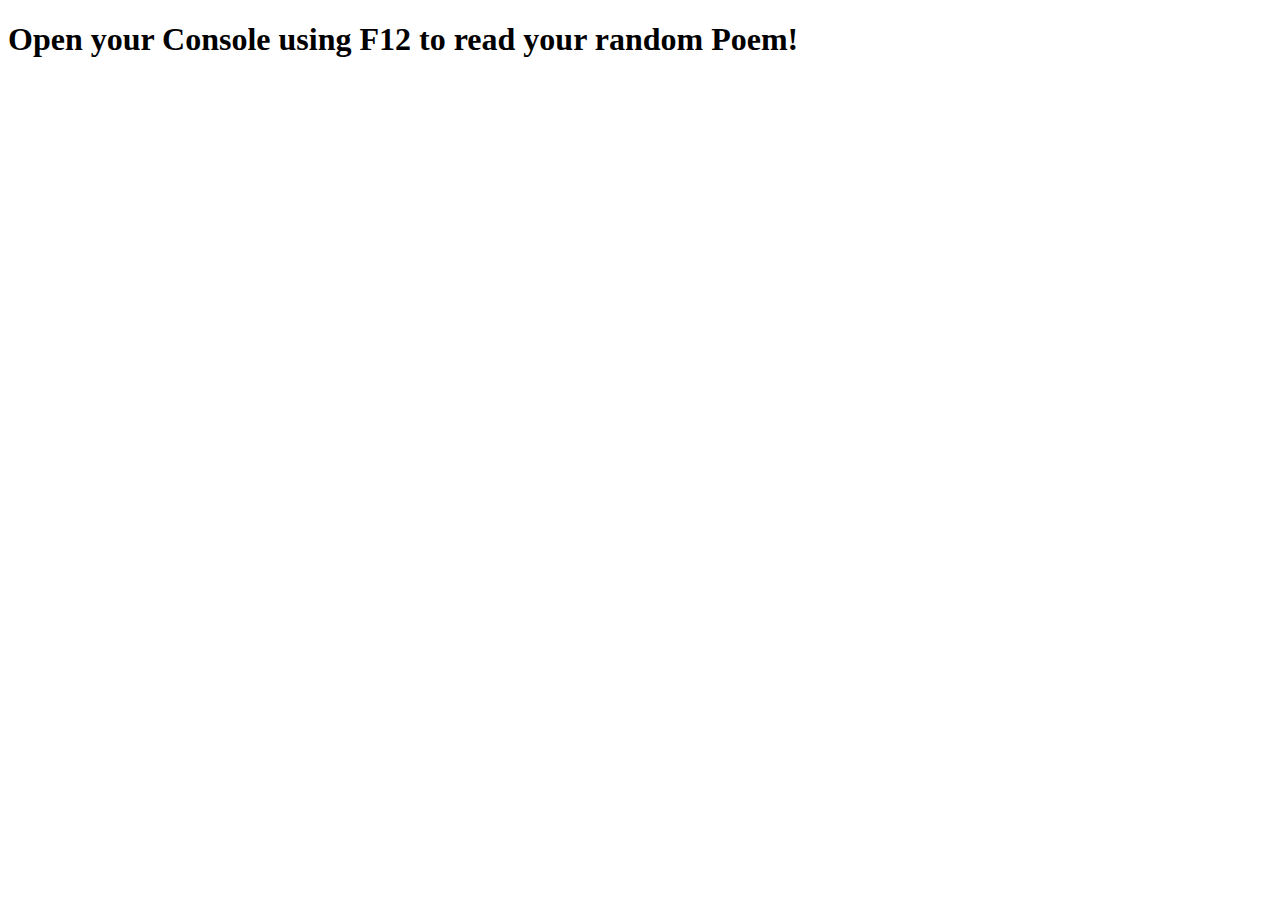
<file: A_01/index.html>
<!DOCTYPE html>
<html lang="en">
<head>
    <meta charset="UTF-8">
    <meta name="viewport" content="width=device-width, initial-scale=1.0">
    <title>Poem</title>
    <script src="script.js" defer></script>
</head>

<body>
    <h1>Open your Console using F12 to read your random Poem!</h1>
</body>

</html>
</file>
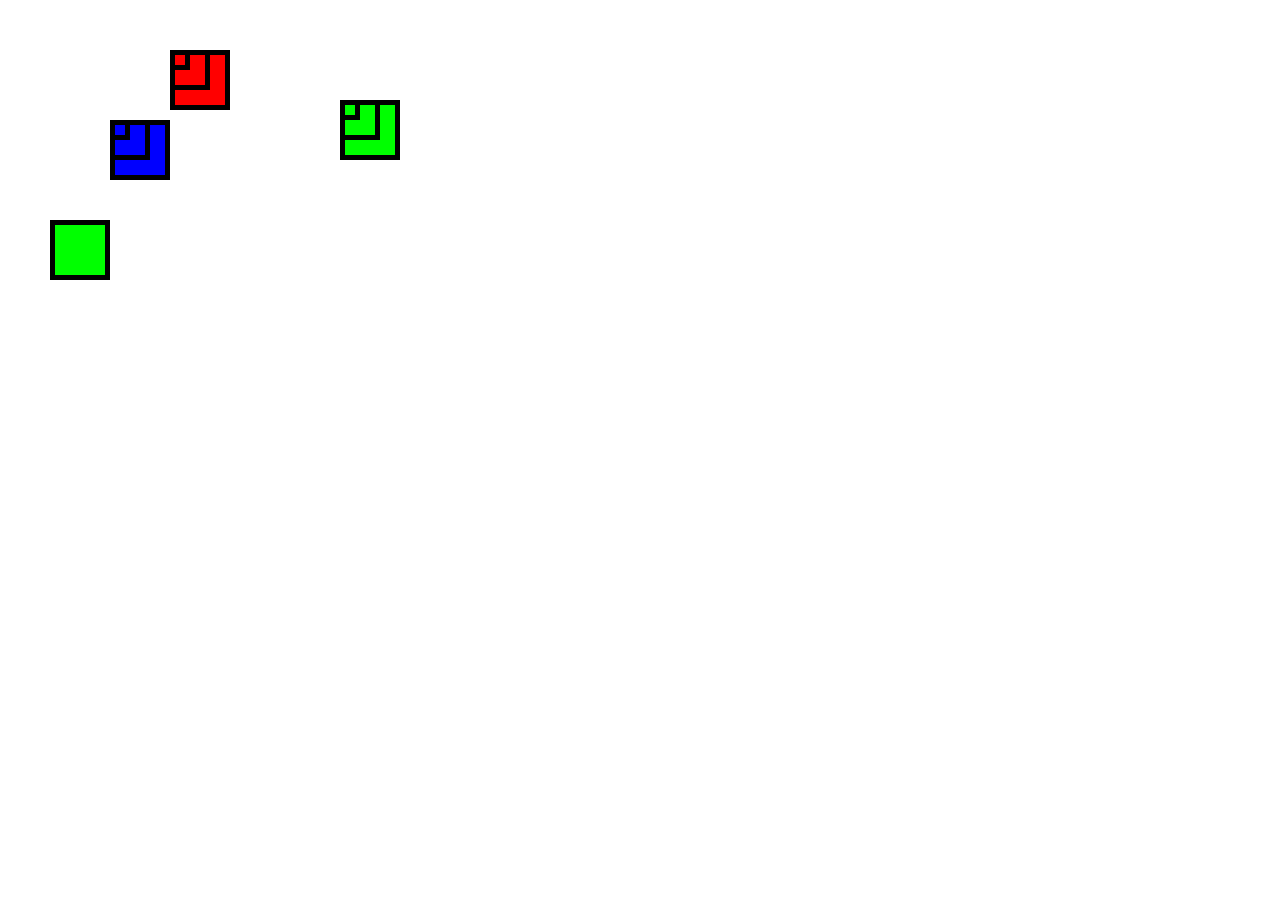
<file: A_02/index.html>
<!DOCTYPE html>
<html>
<head>
    <meta charset='utf-8'>
    <meta http-equiv='X-UA-Compatible' content='IE=edge'>
    <title>L01_Boxes</title>
    <meta name='viewport' content='width=device-width, initial-scale=1'>
    <link rel='stylesheet' type='text/css' media='screen' href='style.css'>
    <script src='script.js' defer></script>
</head>
<body>
    
</body>
</html>
</file>
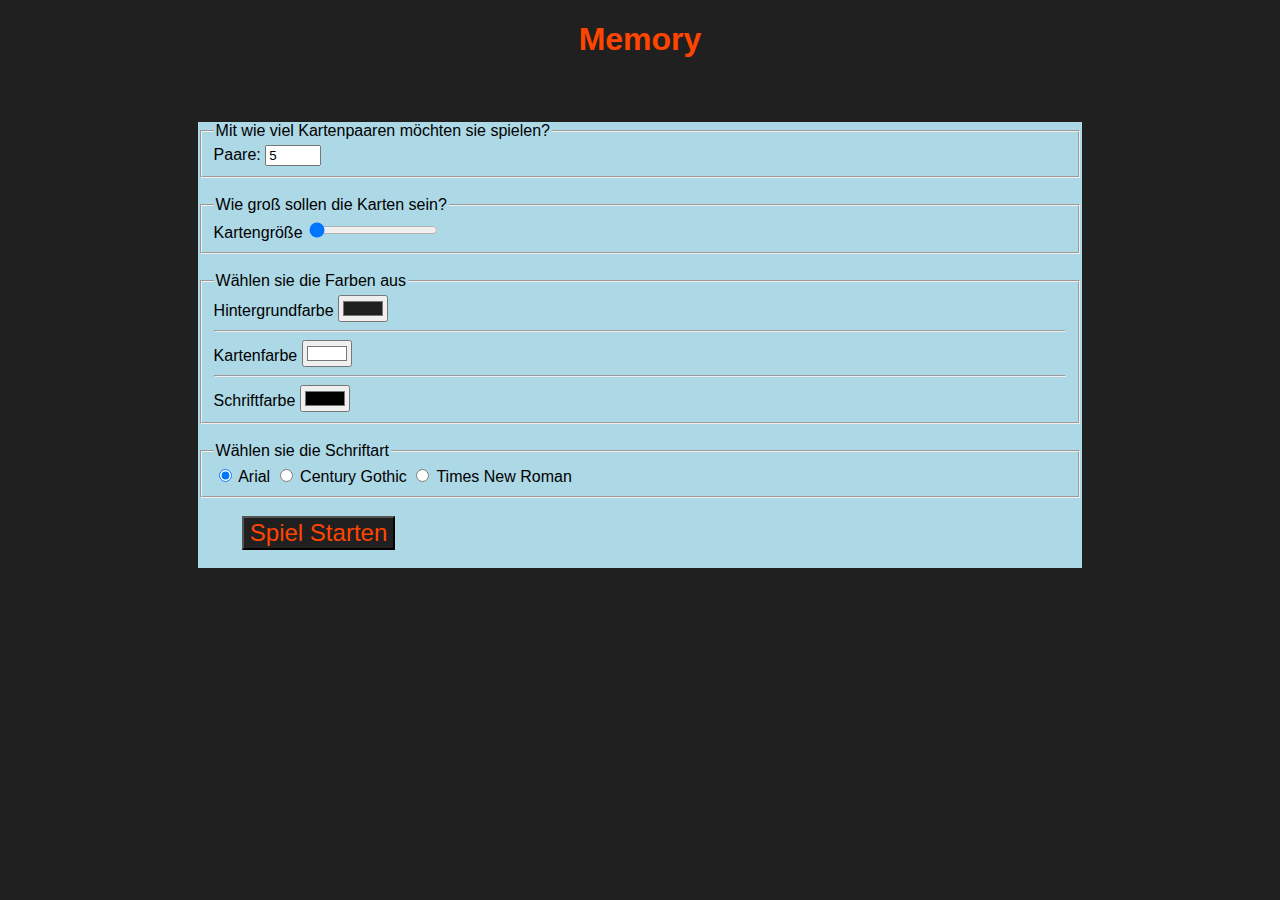
<file: A_02_2_Memory/index.html>
<!DOCTYPE html>
<html lang="en">
<head>
    <meta charset="UTF-8">
    <meta name="viewport" content="width=device-width, initial-scale=1.0">
    <script src="script.js" defer></script>
    <link rel="stylesheet" href="style.css"></style>
    <title>Memory</title>
</head>
<body>

<h1>Memory</h1>

<form id="formElement">

    <fieldset id="fsSpecial">
		<legend> Mit wie viel Kartenpaaren möchten sie spielen? </legend>
		Paare:
		<input type="number" name="Stepper" step="1" min="5" max="25" value="5" id="stepper" />
	</fieldset>

    <br>

    <fieldset>
        <legend> Wie groß sollen die Karten sein? </legend>
        Kartengröße
		<input type="range" name="Slider" min="50" max="100" step="10" value="50" id="slider" />
    </fieldset>

    <br>

    <fieldset>
        <legend> Wählen sie die Farben aus</legend>
        Hintergrundfarbe
		<input type="color" name="background" placeholder="#202020" id="backgroundColor" value="#202020">
        <hr>
        Kartenfarbe
		<input type="color" name="cardback" placeholder="white" id="cardColor" value="#ffffff">
        <hr>
        Schriftfarbe
		<input type="color" name="fontcolor" placeholder="black" id="fontColor" value="#000000">
    </fieldset>

    <br>

    <fieldset>
        <legend> Wählen sie die Schriftart</legend>
        <input checked type="radio" name="Radio1" value="Arial" id="radio1" />
		<label for="radio1">Arial</label>
		<input type="radio" name="Radio1" value="Century Gothic" id="radio2" />
		<label for="radio2">Century Gothic</label>
		<input type="radio" name="Radio1" value="Times New Roman" id="radio3" />
		<label for="radio3">Times New Roman</label>
    </fieldset>

    <br>

    <button id="startButton" type="button">Spiel Starten</button>

</form>
</body>
</html>
</file>
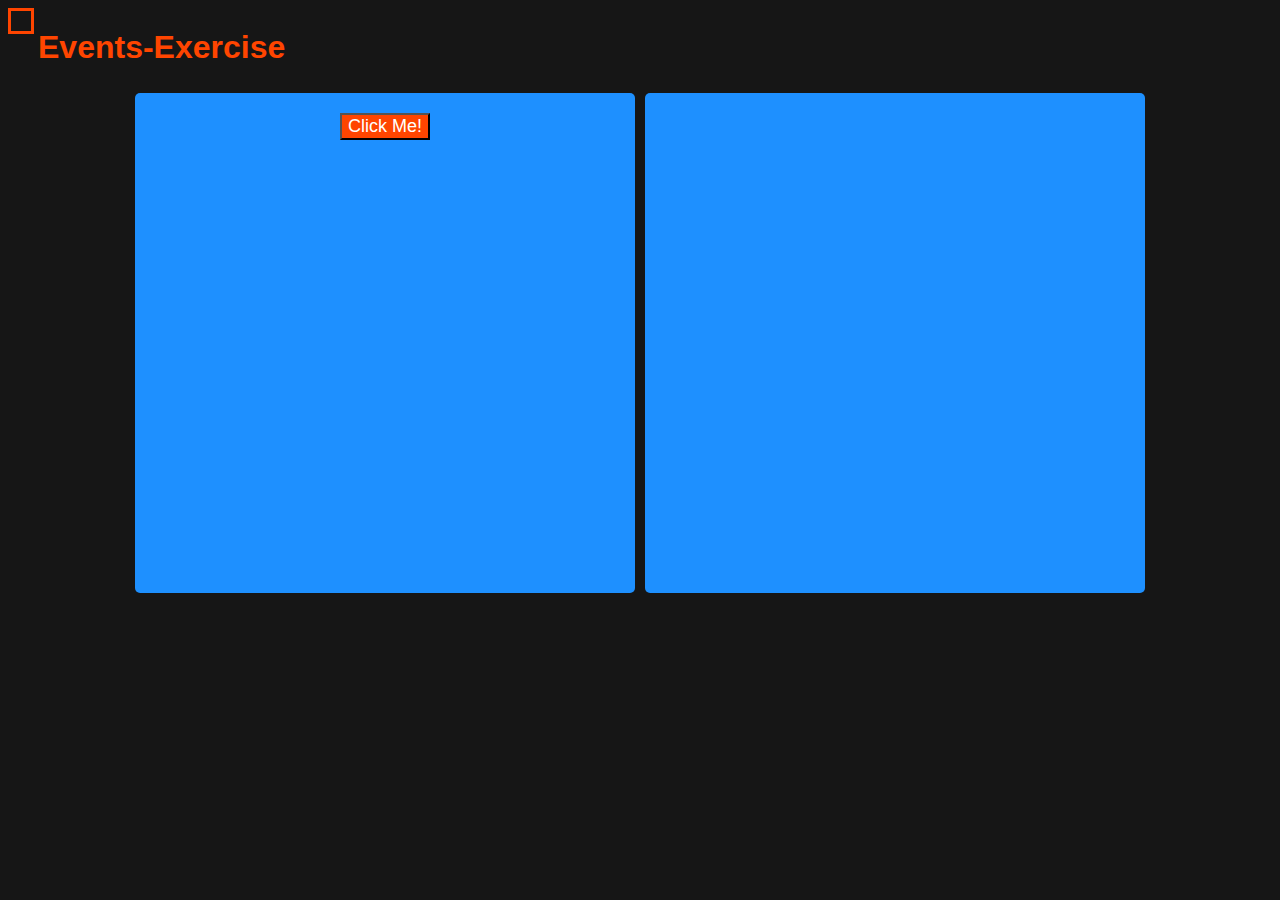
<file: A_02_Event/index.html>
<!DOCTYPE html>
<html lang="en">
<head>
    <meta charset="UTF-8">
    <meta http-equiv="X-UA-Compatible" content="IE=edge">
    <meta name="viewport" content="width=device-width, initial-scale=1.0">
    <script src="script.js" defer></script>
    <link rel="stylesheet" href="style.css"></style>
    <title>Events-Exercise</title>
</head>

<body>

    <h1>Events-Exercise</h1>
    <span></span>
    
    <div id="maindiv">
        
        <div id="div0">
            <button id="button">Click Me!</button>
        </div>
        
        <div id="div1">
        </div>

    </div>
    
</body>
</html>
</file>
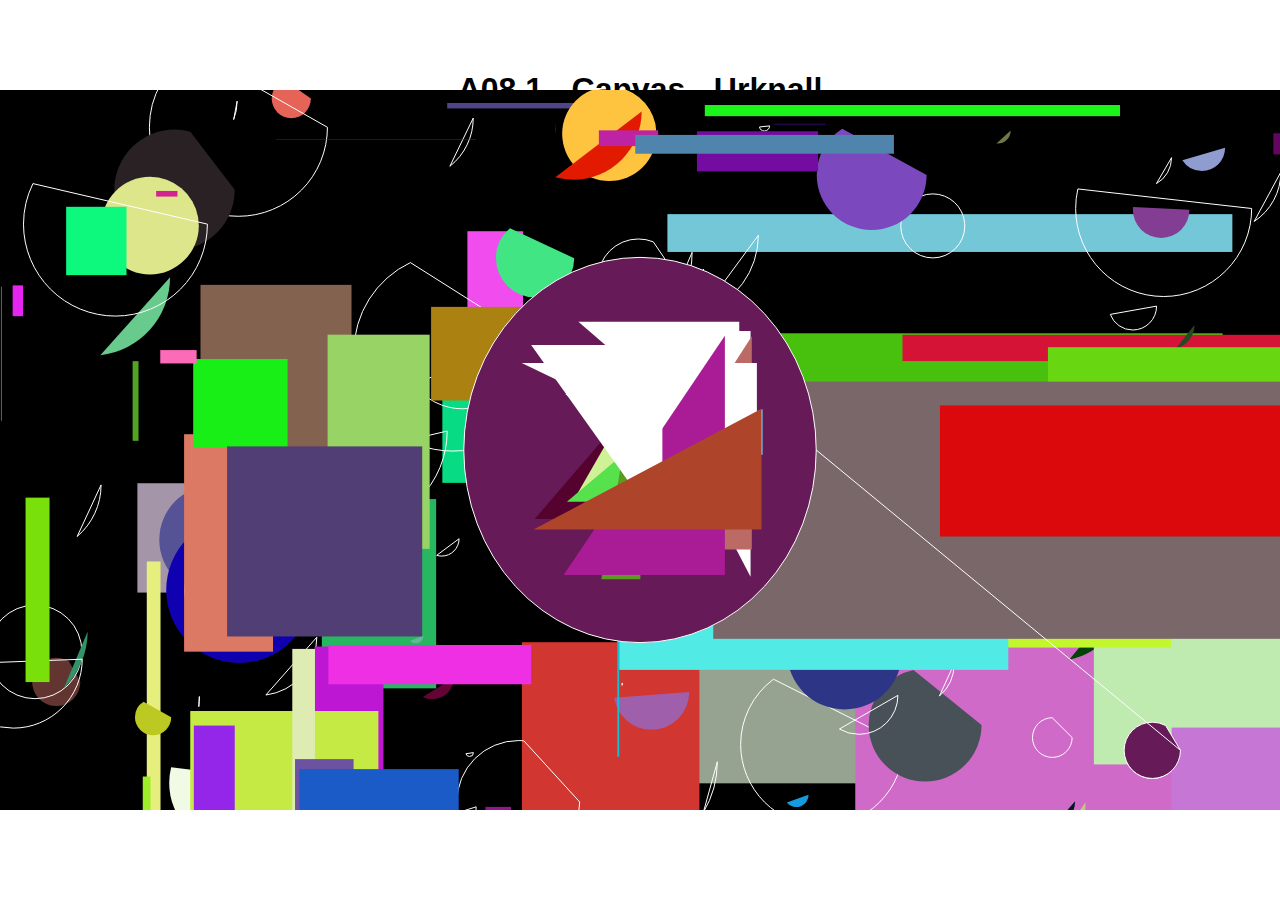
<file: A_08.1_Canvas/index.html>
<!DOCTYPE html>
<html>
<head>
    <meta charset='utf-8'>
    <meta http-equiv='X-UA-Compatible' content='IE=edge'>
    <title>Canvas</title>
    <meta name='viewport' content='width=device-width, initial-scale=1'>
    <link rel='stylesheet' type='text/css' media='screen' href='style.css'>
    <script src='main.js' defer></script>
</head>
<body>

    <h1>A08.1 - Canvas - Urknall</h1>
    
    <canvas></canvas>
    
</body>
</html>
</file>
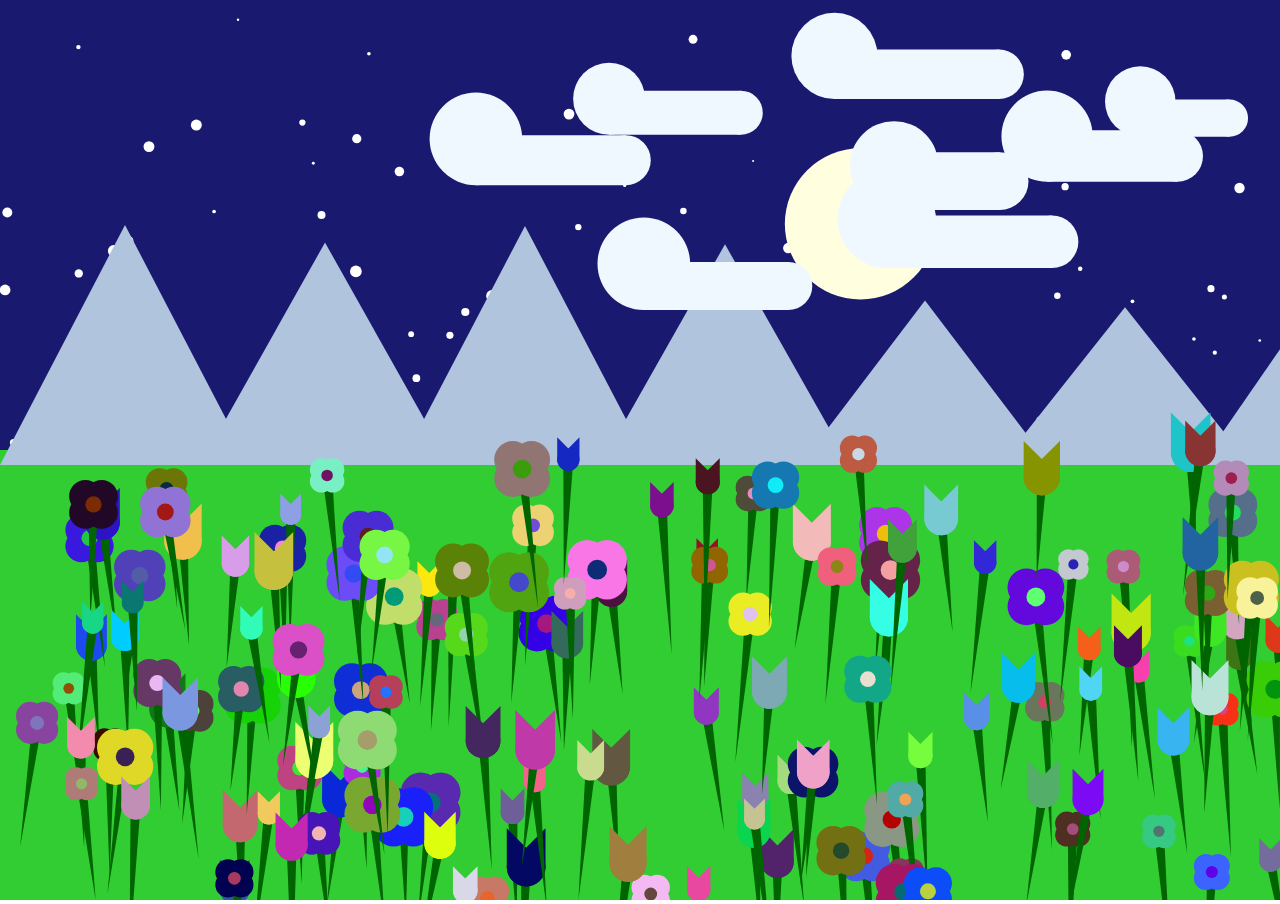
<file: A_08.2_Blumen/index.html>
<!DOCTYPE html>
<html>
<head>
    <meta charset='utf-8'>
    <meta http-equiv='X-UA-Compatible' content='IE=edge'>
    <title>Blumencanvas</title>
    <meta name='viewport' content='width=device-width, initial-scale=1'>
    <link rel='stylesheet' type='text/css' media='screen' href='main.css'>
    <script src='main.js'></script>
</head>
<body>
    
    <canvas>

    </canvas>

</body>
</html>
</file>
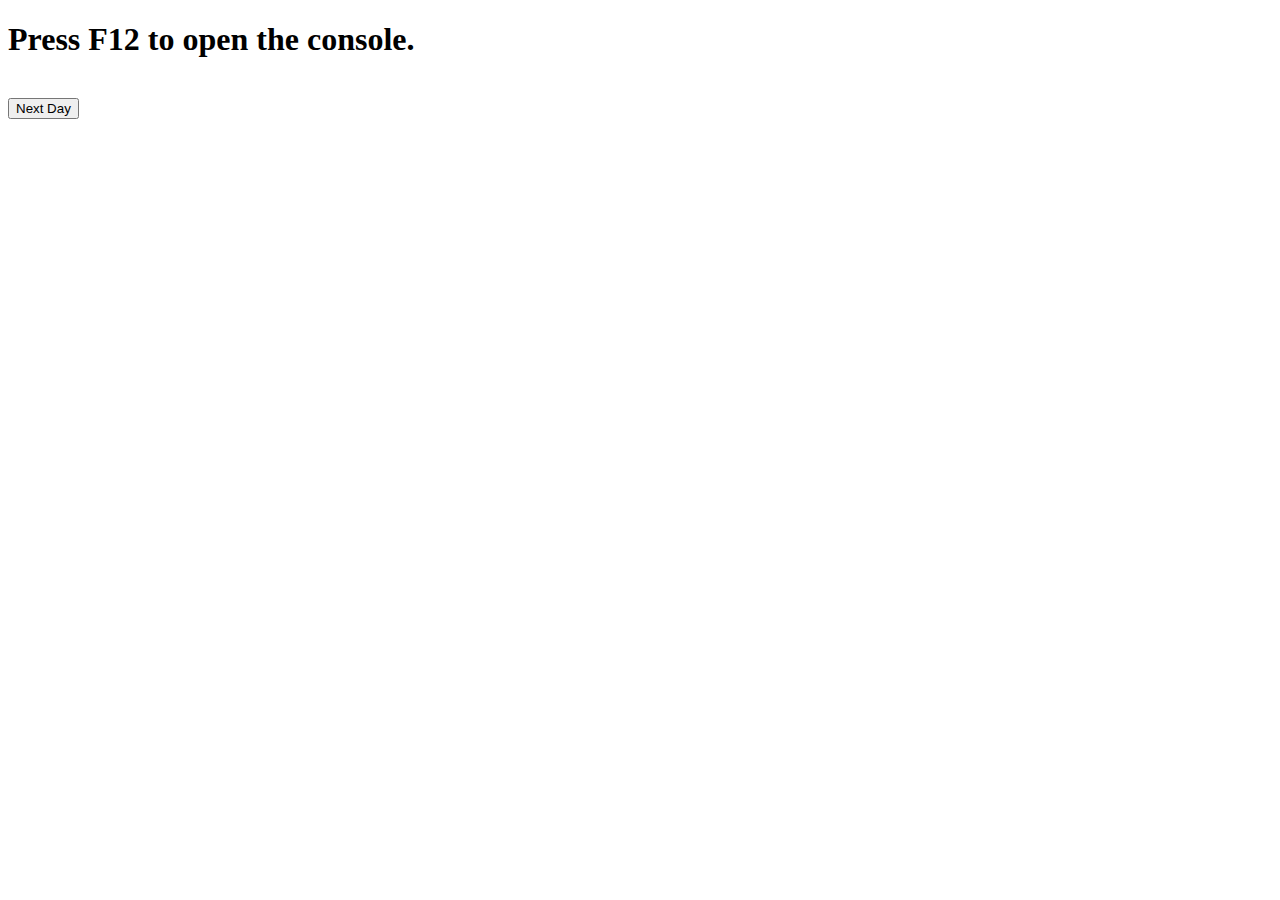
<file: A_09.1_OldMacDonaldsFarm/index.html>
<!DOCTYPE html>
<html>
<head>
    <meta charset='utf-8'>
    <meta http-equiv='X-UA-Compatible' content='IE=edge'>
    <title>Old MacDonalds Farm</title>
    <meta name='viewport' content='width=device-width, initial-scale=1'>
    <script src='main.js' defer></script>
    <script src='animal.js'></script>
</head>
<body>
    <h1>Press F12 to open the console.</h1>
    <br>
    <button id="nextday">Next Day</button>
</body>
</html>
</file>
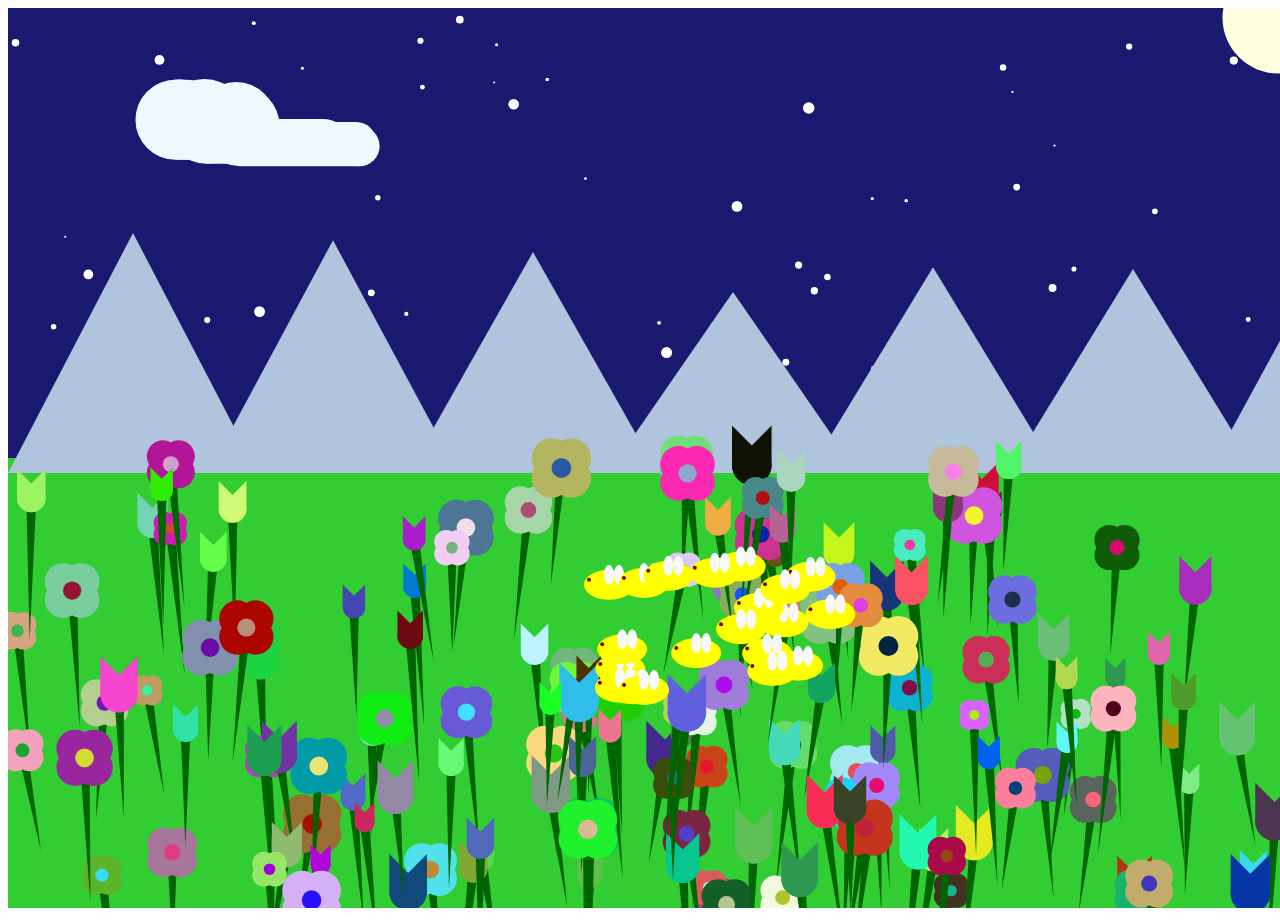
<file: A_09.2_BlumenwieseClasses/index.html>
<!DOCTYPE html>
<html lang="en">
<head>
    <meta charset="UTF-8">
    <meta http-equiv="X-UA-Compatible" content="IE=edge">
    <meta name="viewport" content="width=device-width, initial-scale=1.0">
    
    <title>BlumenwieseClasses</title>

    <script src="main.js"></script>
    <script src="bees.js"></script>
    <script src="clouds.js"></script>
   
</head>
<body>
    <canvas></canvas>
</body>
</html>
</file>
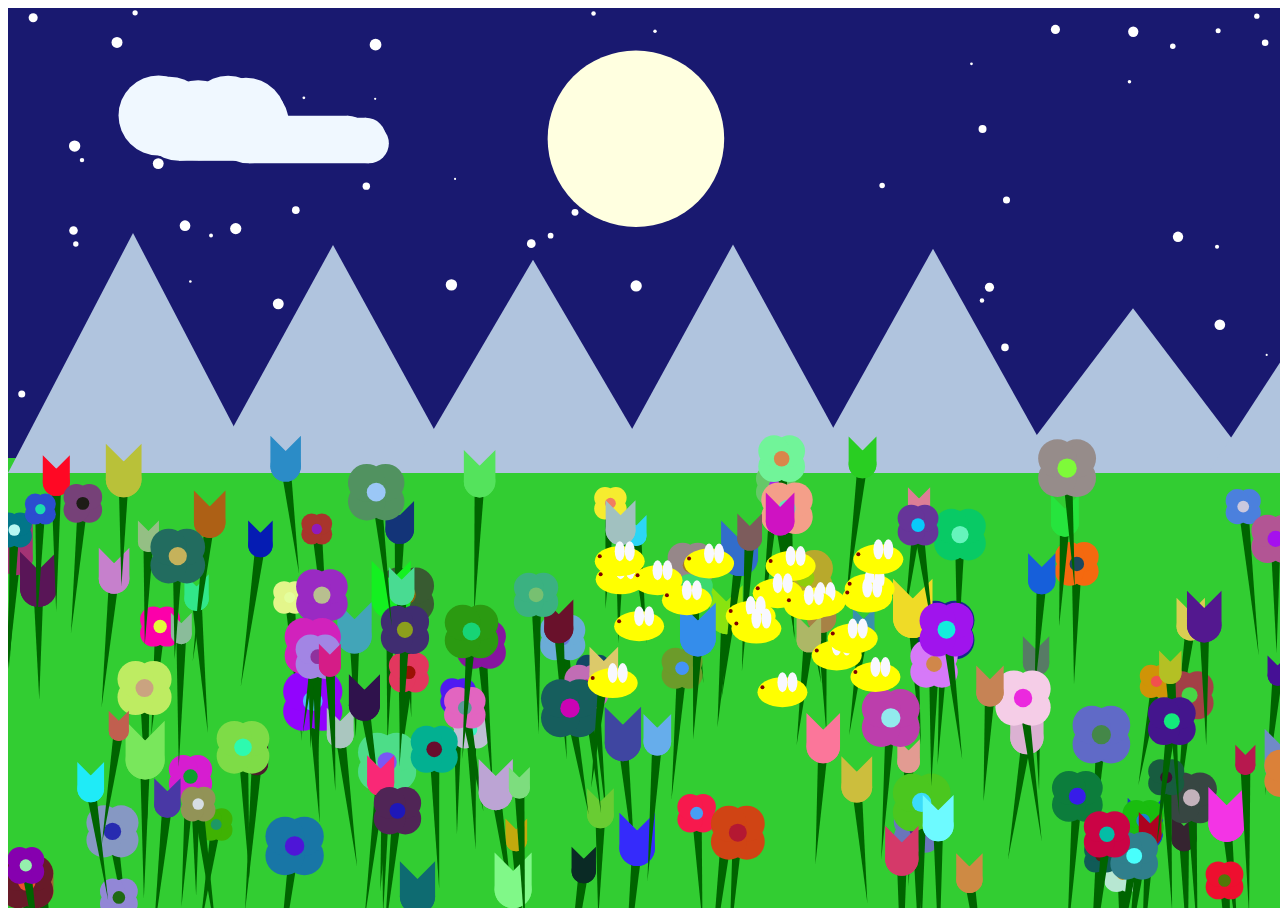
<file: A_10.2_BlumenwiesePolymorphie/index.html>
<!DOCTYPE html>
<html lang="en">
<head>
    <meta charset="UTF-8">
    <meta http-equiv="X-UA-Compatible" content="IE=edge">
    <meta name="viewport" content="width=device-width, initial-scale=1.0">
    
    <title>BlumenwieseClasses</title>

    <script src="moving.js"></script>
    <script src="bees.js"></script>
    <script src="clouds.js"></script>
    <script src="main.js"></script>

   
</head>
<body>
    <canvas></canvas>
</body>
</html>
</file>
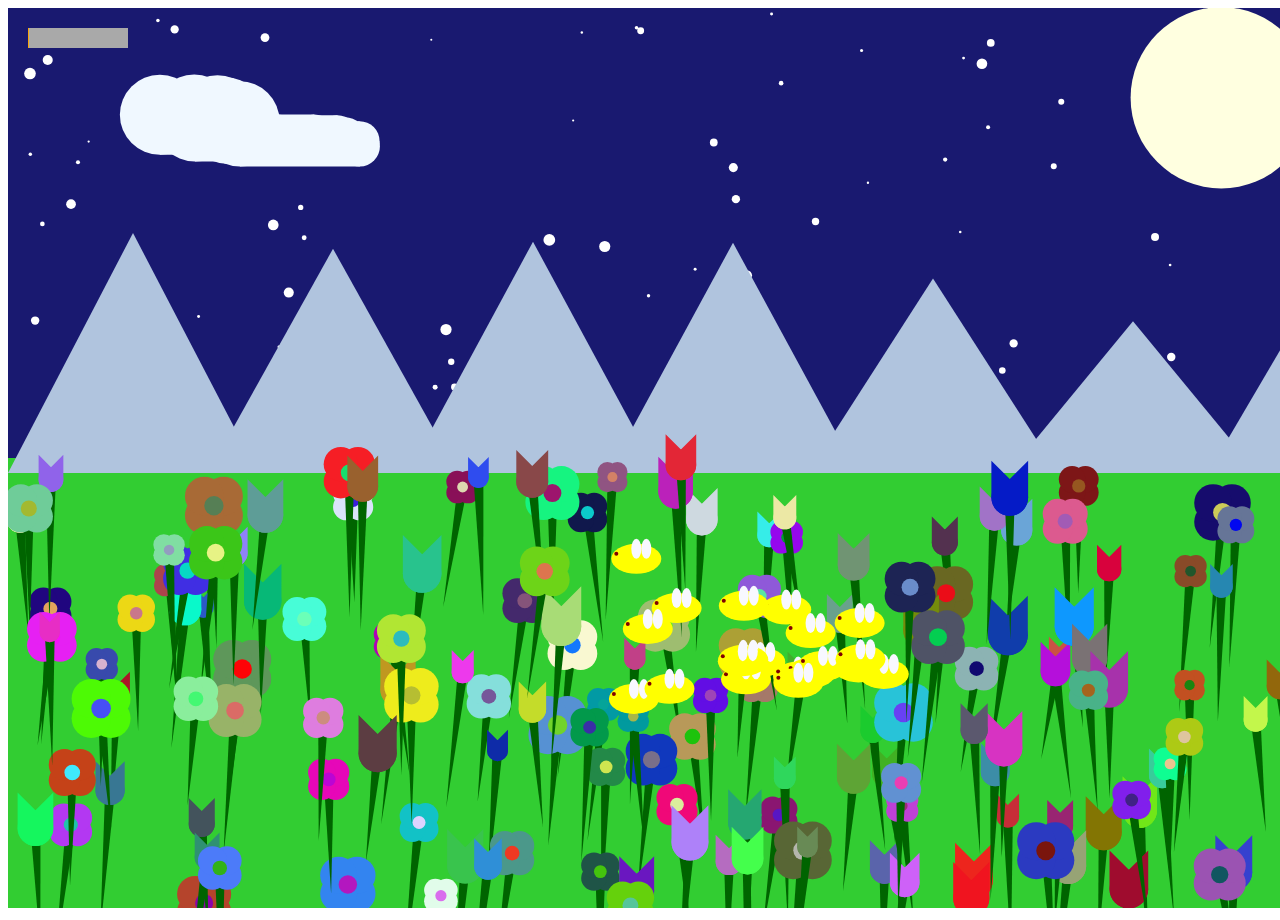
<file: A_11.1_BlumenwieseAdvanced/index.html>
<!DOCTYPE html>
<html lang="en">
<head>
    <meta charset="UTF-8">
    <meta http-equiv="X-UA-Compatible" content="IE=edge">
    <meta name="viewport" content="width=device-width, initial-scale=1.0">
    
    <title>BlumenwieseAdvanced</title>

    <script src="moving.js"></script>
    <script src="bees.js"></script>
    <script src="clouds.js"></script>
    <script src="flowers.js"></script>
    <script src="main.js"></script>

   
</head>
<body>
    <canvas></canvas>
</body>
</html>
</file>
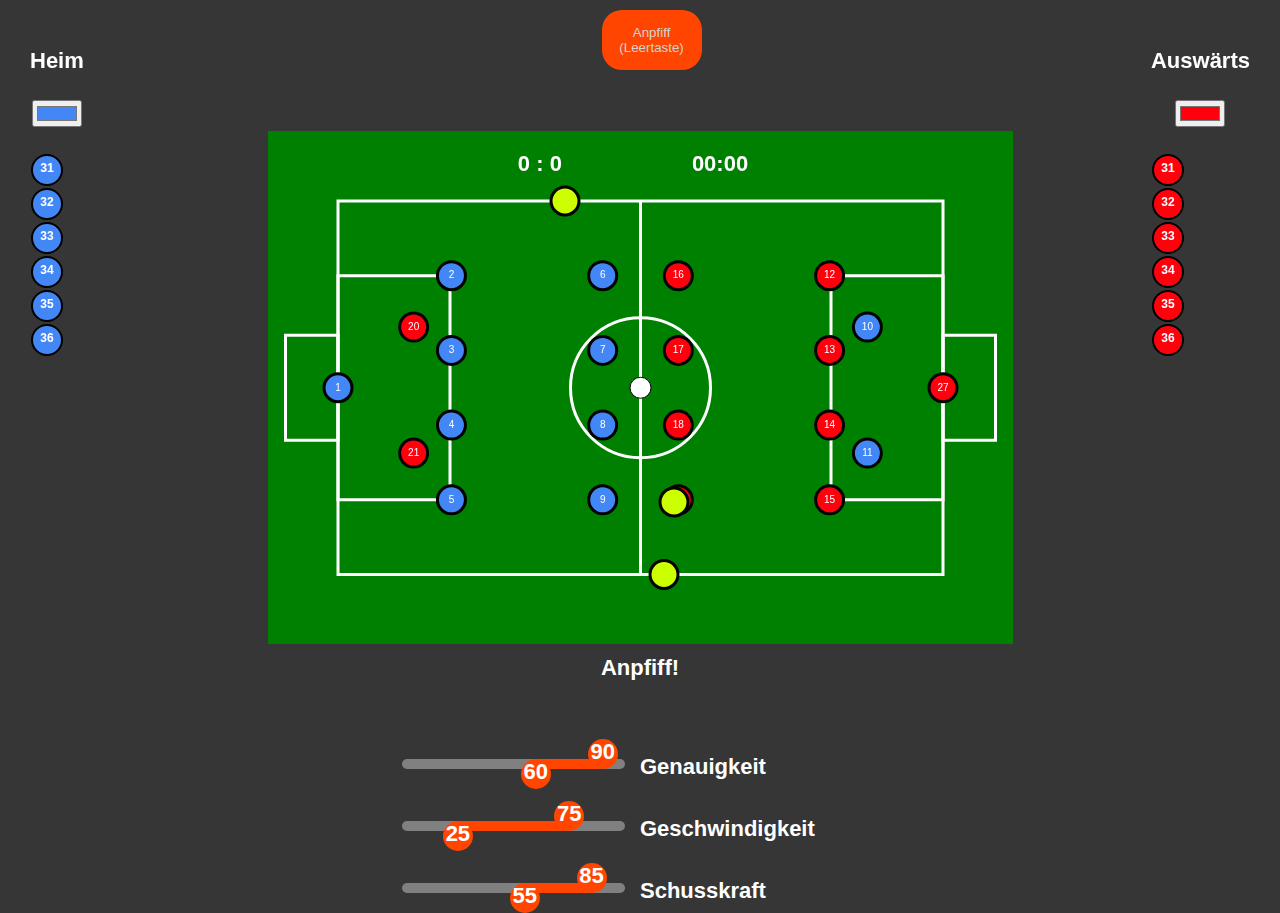
<file: Endaufgabe/index.html>
<!DOCTYPE html>
<html lang="de" translate="no">

<head>
    <meta charset="UTF-8">
    <meta http-equiv="X-UA-Compatible" content="IE=edge">
    <meta name="viewport" content="width=device-width, initial-scale=1.0">
    <script src="./scripts/teamsettings.js" defer></script>
    <script src="./scripts/main.js" defer></script>
    <script src="./scripts/movable.js" defer></script>
    <script src="./scripts/player.js" defer></script>
    <script src="./scripts/vector.js" defer></script>
    <script src="./scripts/pitch.js" defer></script>
    <script src="./scripts/ball.js" defer></script>
    <script src="./scripts/referee.js" defer></script>
    <script src="./scripts/assistant.js" defer></script>
    <script src="./scripts/score.js" defer></script>
    <script src="./scripts/sliders.js" defer></script>
    <link rel="stylesheet" href="./css/style.css">
    </style>
    <title>Endaufgabe</title>
</head>

<body>

    <div id="button"> 
        <button id="start">Anpfiff (Leertaste)</button> 
    </div>
    <div id="teamsettings">
        <form>
            <fieldset class="formular">
        <div id="home"> Heim
            <br>
            <br>
            <input class="homecolor" type="color" name="Heim" placeholder="#4287f5" id="homecolor" value="#4287f5">
            <br> <br>   
            <div id="homesubs"></div>
        </div>

            
            
            <div id="away"> Auswärts
                <br>
                <br>
                <input class="awaycolor" type="color" name="Auswärts" placeholder="#ff000d" id="awaycolor" value="#ff000d">
                <br> <br>   
                <div id="awaysubs"></div>
            </div>
        </fieldset>
        </form>

    </div>

    
    <div id="upper-ui"></div>

    <canvas>
    </canvas>
    <br>
    <h3 id="currentplayer"></h3>
    <br>
    <div class="playersettings">
        <div class="sliders">
            <div class="slider">

                <input type="range" id="input-left-shooting" min="0" max="99" value="60">

                <input type="range" id="input-right-shooting" min="0" max="99" value="90">

    
                <div class="shooting-slider">
                    <div class="track"></div>
                    <div class="range"></div>
                    <div class="thumb left"></div>
                    <div class="thumb right"></div>
                </div>
                <p> Genauigkeit</p>
            </div>
            <div class="slider">
    
                <input type="range" id="input-left-pace" min="0" max="99" value="25">
    
                <input type="range" id="input-right-pace" min="0" max="99" value="75">
    
    
                <div class="pace-slider">
                    <div class="track"></div>
                    <div class="range"></div>
                    <div class="thumb left"></div>
                    <div class="thumb right"></div>
                </div>
                <p> Geschwindigkeit</p>
            </div>
            <div class="slider">
    
                <input type="range" id="input-left-power" min="0" max="99" value="55">
    
                <input type="range" id="input-right-power" min="0" max="99" value="85">
    
    
                <div class="power-slider">
                    <div class="track"></div>
                    <div class="range"></div>
                    <div class="thumb left"></div>
                    <div class="thumb right"></div>
                </div>
                <p> Schusskraft</p>
            </div>
        </div>
    </div>     
</body>

</html>
</file>
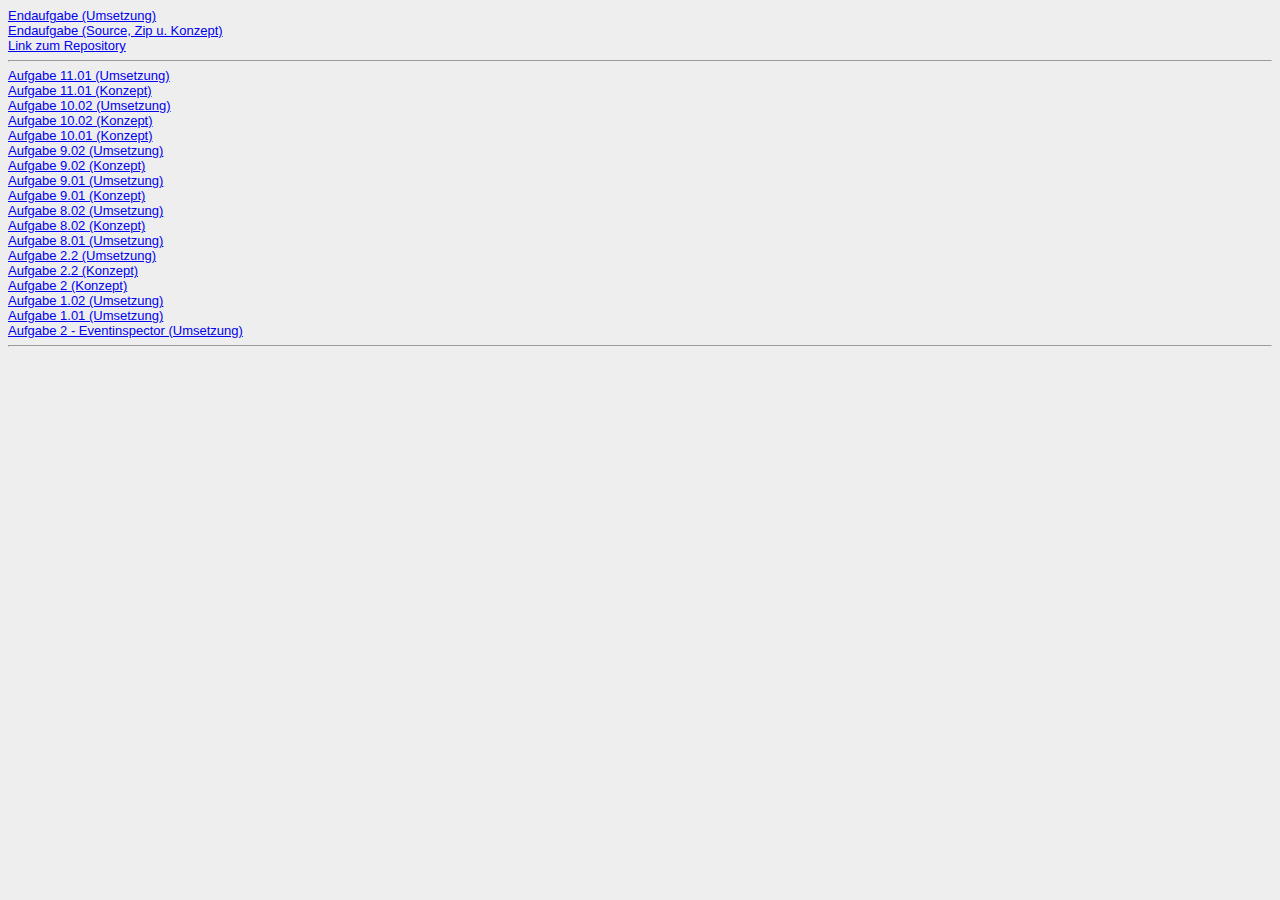
<file: steckbrief/steckbrief.htm>
<!DOCTYPE html>
<html>
<head>
<meta charset="utf-8" />
<title>Steckbrief</title>
<style>
body {
	font-family: arial;
	font-size: small;
	background: #eee;
}
</style>
</head>
<body>
	<a href="https://linuswa.github.io/EIA2-SoSe21/Endaufgabe/index.html" target="_blank">Endaufgabe (Umsetzung)</a> <br>
	<a href="https://github.com/LinusWa/EIA2-SoSe21/tree/master/Endaufgabe" target="_blank">Endaufgabe (Source, Zip u. Konzept)</a> <br>	
	<a href="https://github.com/LinusWa/EIA2-SoSe21" target="_blank">Link zum Repository</a> <br>
	<hr>
	<a href="https://linuswa.github.io/EIA2-SoSe21/A_11.1_BlumenwieseAdvanced/index.html" target="_blank">Aufgabe 11.01 (Umsetzung)</a> <br>
	<a href="https://github.com/LinusWa/EIA2-SoSe21/tree/master/A_11.1_BlumenwieseAdvanced/Concept/concept.pdf" target="_blank">Aufgabe 11.01 (Konzept)</a> <br>	
	<a href="https://linuswa.github.io/EIA2-SoSe21/A_10.2_BlumenwiesePolymorphie/index.html" target="_blank">Aufgabe 10.02 (Umsetzung)</a> <br>
	<a href="https://github.com/LinusWa/EIA2-SoSe21/tree/master/A_10.2_BlumenwiesePolymorphie/Concept/concept.pdf" target="_blank">Aufgabe 10.02 (Konzept)</a> <br>		
	<a href="https://github.com/LinusWa/EIA2-SoSe21/blob/master/A10.1_OldMacDonaldsHeritage/concept/concept.pdf" target="_blank">Aufgabe 10.01 (Konzept)</a> <br>	
	<a href="https://linuswa.github.io/EIA2-SoSe21/A_09.2_BlumenwieseClasses/index.html" target="_blank">Aufgabe 9.02 (Umsetzung)</a> <br>
	<a href="https://github.com/LinusWa/EIA2-SoSe21/tree/master/A_09.2_BlumenwieseClasses/Concept/concept.pdf" target="_blank">Aufgabe 9.02 (Konzept)</a> <br>	
	<a href="https://linuswa.github.io/EIA2-SoSe21/A_09.1_OldMacDonaldsFarm/index.html" target="_blank">Aufgabe 9.01 (Umsetzung)</a> <br>	
	<a href="https://github.com/LinusWa/EIA2-SoSe21/tree/master/A_09.1_OldMacDonaldsFarm/concept/concept.pdf" target="_blank">Aufgabe 9.01 (Konzept)</a> <br>
	<a href="https://linuswa.github.io/EIA2-SoSe21/A_08.2_Blumen/index.html" target="_blank">Aufgabe 8.02 (Umsetzung)</a> <br>
	<a href="https://github.com/LinusWa/EIA2-SoSe21/tree/master/A_08.2_Blumen/Concept/concept.pdf" target="_blank">Aufgabe 8.02 (Konzept)</a> <br>	
	<a href="https://linuswa.github.io/EIA2-SoSe21/A_08.1_Canvas/index.html" target="_blank">Aufgabe 8.01 (Umsetzung)</a> <br>
	<a href="https://linuswa.github.io/EIA2-SoSe21/A_02_2_Memory/index.html" target="_blank">Aufgabe 2.2 (Umsetzung)</a> <br>
	<a href="https://github.com/LinusWa/EIA2-SoSe21/blob/master/A_02_2_Memory/PDFs.pdf" target="_blank">Aufgabe 2.2 (Konzept)</a> <br>
	<a href="https://github.com/LinusWa/EIA2-SoSe21/tree/master/A_02_Memory" target="_blank">Aufgabe 2 (Konzept)</a> <br>
	<a href="https://linuswa.github.io/EIA2-SoSe21/A_01/index.html" target="_blank">Aufgabe 1.02 (Umsetzung)</a> <br>
	<a href="https://linuswa.github.io/EIA2-SoSe21/A_02/index.html" target="_blank">Aufgabe 1.01 (Umsetzung)</a> <br>
	<a href="https://linuswa.github.io/EIA2-SoSe21/A_02_Event/index.html" target="_blank">Aufgabe 2 - Eventinspector (Umsetzung)</a> <br>
	<hr>
</body>
</html>
</file>
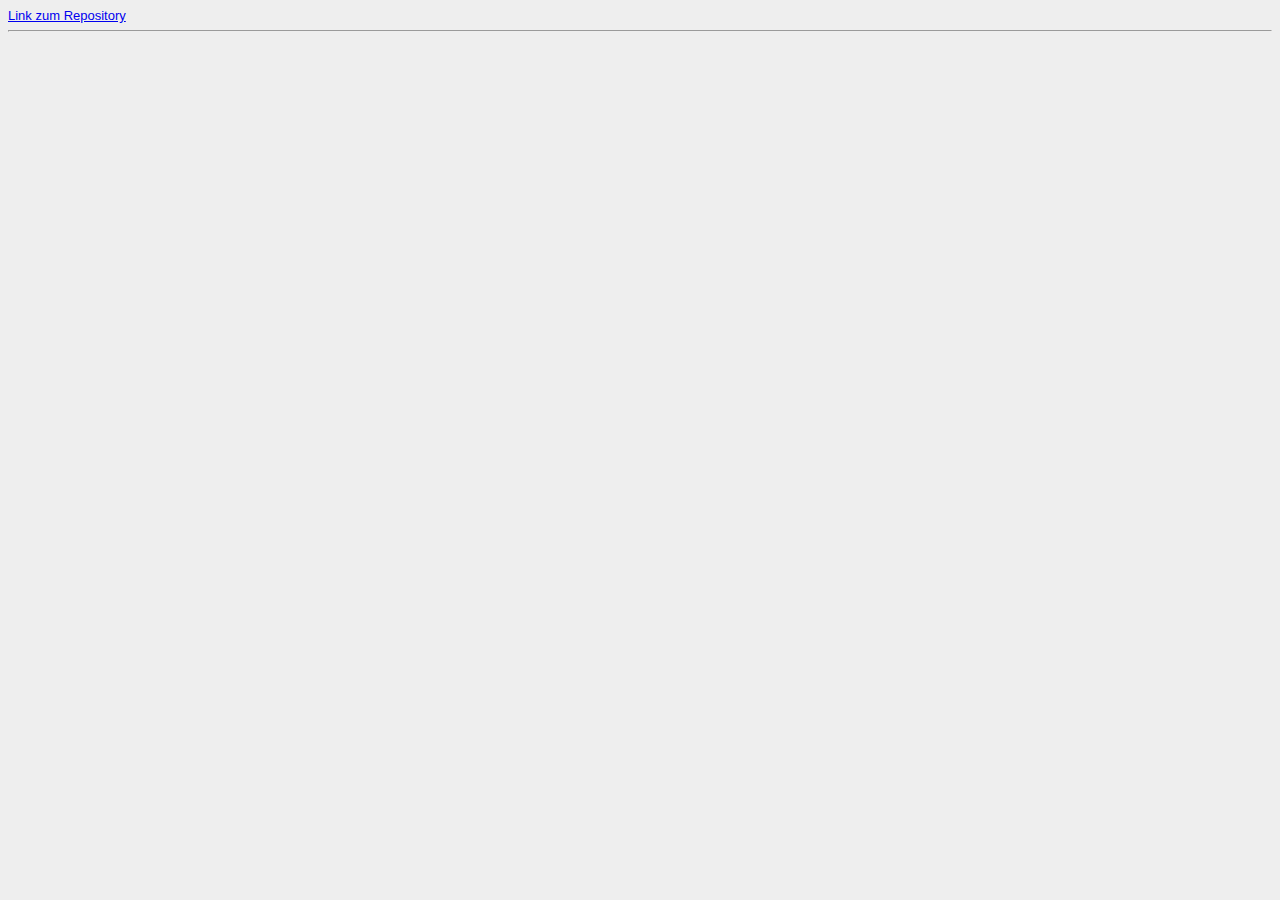
<file: steckbrief/steckbrief.html>
<!DOCTYPE html>
<html>
<head>
<meta charset="utf-8" />
<title>Steckbrief</title>
<style>
body {
	font-family: arial;
	font-size: small;
	background: #eee;
}
</style>
</head>
<body>
	<a href="https://github.com/LinusWa/EIA2-SoSe21" target="_blank">Link zum Repository</a> <br>
	<hr>
</body>
</html>
</file>
<file: A_02/style.css>
div {
    border: thick solid black;
    position: absolute;
}

.big {
    width: 50px;
    height: 50px;
}
.medium {
    width: 30px;
    height: 30px;
}
.small {
    width: 10px;
    height: 10px;
}
</file>
<file: A_02_2_Memory/style.css>
body{
    background-color: #202020;
}
h1 {
    color: orangered;
    text-align: center;
    font-family: 'Century Gothic', Arial, Helvetica, sans-serif;
}
.board{
    position: absolute;
    display: flex;
    flex-direction:row;
    flex-wrap: wrap;
    align-content: center;
    justify-content: center;
    width: 900px;
    height: 500px;
    top: 50%;
    left: 50%;
    transform: translate(-50%, -50%);
}

form{
    background-color: lightblue;
    font-family: 'Century Gothic', Arial, Helvetica, sans-serif;
    width: 70%;
    margin-left: 15%;
    margin-top: 5%;
}
#startButton{
    margin-left: 5%;
    margin-bottom: 2%;
    font-size: x-large;
    color: orangered;
    background-color: #202020;
}

.front{
    background-color: white;
    flex-direction: column;
    position: relative;
    margin-left: 5px;
    margin-right: 5px;
    align-self: center;
    display: none;
    font-size: x-large;
    text-align: center;
}

.back{
    display: flex;
    flex-direction: column;
    position: relative;
    align-self: center;
}
</file>
<file: A_02_Event/style.css>
body {
    background-color: rgb(22, 22, 22);
    text-align: center;
    display: grid;
}

span {
    position: fixed;
    z-index: 100;
    border: 3px solid orangered;
    color: white;
    padding: 10px;
    font-size: large;
}

h1 {
    color: orangered;
    font-family: Arial, Helvetica, sans-serif;
    text-align: left;
    margin-left: 30px;
}

#maindiv {
    display: flex;
    flex-direction: row;
    justify-content: center;
}

#div0 {
    background-color: dodgerblue;
    position: relative;
    top: 0px;
    left: 0px;
    height: 500px;
    width: 500px;
    margin: 5px;
    border-radius: 5px;
}

#div1 {
    background-color: dodgerblue;
    position: relative;
    top: 0px;
    left: 0px;
    height: 500px;
    width: 500px;
    margin: 5px;
    border-radius: 5px;
}

button {
    margin-top: 20px;
    font-size: large;
    background-color: orangered;
    color: white;
}
</file>
<file: A_08.1_Canvas/style.css>
canvas {
    padding: 0;
    margin: auto;
    display: block;
    width: 1280px;
    height: 720px;
    position: absolute;
    top: 0;
    bottom: 0;
    left: 0;
    right: 0;
}
h1 {
    text-align: center;
    padding-top: 50px;
    font-family: Arial, Helvetica, sans-serif;
}
</file>
<file: A_08.2_Blumen/main.css>
body {
    width: 100%;
    padding: 0;
    margin: 0;
}
canvas {
    width: 100%;
}
</file>
<file: Endaufgabe/css/style.css>
body {

    font-family: Arial, Helvetica, sans-serif;
    text-align: center;
    background-color: #363636;
    color: white;
    font-size: 22px;
    font-weight: bold;

}
fieldset {
    border-width: 0;
}
canvas {
    margin-top: 100px;
}
#teamsettings{
    margin-top: 10px;

}


button {
    width: 100px;
    background-color: orangered;
    border-radius: 20px;
    outline: none;
    padding: 15px;
    color: lightgray;
    left: 47%;
    position: fixed;
    border: none;

}
#home {
    position: fixed;
    left: 0;
    padding: 30px;
}
#away{
    position: fixed;
    right: 0;
    padding: 30px;
}

#upper-ui {
    width: 100%;
    float: left;
    margin-top: 100px;
    position: fixed;
}

#time {
    display: inline-block;
    position: relative;
    margin-left: 100px;

    margin-top: 20px;

}

#score {
    display: inline-block;
    position: relative;
    margin-top: 20px;
    font-size: 22px;
    color: white;
    font-weight: bold;
    right: 30px;

}

.sub {
    width: 20px;
    height: 20px;
    overflow: hidden;
    float: left;
    border-radius: 100px;
    color: white;
    font-size: 12px;
    border: 2px solid black;
    vertical-align: middle;
    line-height: 25px;

}

#current-player{
    display: inline-block;
    color: white;
}
 
.playersettings {
    margin: 0;
    margin-left: 30%;
	padding: 0;
	display: flex;
	justify-content: center;
	align-items: center;
    width: 20%;

}

.sliders {
	position: relative;
	width: 100%;
	max-width: 1000px;
    z-index: 0;
}

.shooting-slider, .pace-slider, .power-slider {
	position: relative;
	z-index: 1;
	height: 10px;
	margin: 0 15px;
}
.shooting-slider > .track,
.pace-slider > .track, 
.power-slider > .track {
	position: absolute;
	z-index: 1;
	left: 0;
	right: 0;
	top: 0;
	bottom: 0;
	border-radius: 5px;
	background-color: gray;
}
.shooting-slider > .range,
.pace-slider > .range, 
.power-slider > .range {
	position: absolute;
	left: 25%;
	right: 25%;
	top: 0;
	bottom: 0;
	border-radius: 5px;
	background-color: orangered;
    z-index: 2;
}
.shooting-slider > .thumb,
.pace-slider > .thumb, 
.power-slider > .thumb {
	position: absolute;
	z-index: 3;
	width: 30px;
	height: 30px;
	background-color: orangered;
	border-radius: 50%;
	box-shadow: 0 0 0 0 rgba(98,0,238,.1);
	transition: box-shadow .3s ease-in-out;
}
.shooting-slider > .thumb.left,
.pace-slider > .thumb.left, 
.power-slider > .thumb.thumb.left {
	left: 25%;
	transform: translate(-15px, 0px);
}
.shooting-slider > .thumb.right,
.pace-slider > .thumb.right, 
.power-slider > .thumb.right {
	right: 25%;
	transform: translate(15px, -20px);
}

input[type=range] {
	position: relative;
	pointer-events: none;
	-webkit-appearance: none;
	height: 10px;
	width: 100%;
	opacity: 0;
    z-index: 2;
}
input[type=range]::-webkit-slider-thumb {
	pointer-events: all;
	width: 30px;
	height: 30px;
	border-radius: 0;
	border: 0 none;
    -webkit-appearance: none;
}
#input-left-shooting,
#input-left-pace,
#input-left-power {
    top: 40px;
}

p {
    position: absolute;
    left: 100%;
    margin-top: -15px;
}
h3 {
    font-size: 22px;
    margin: 0;
    margin-top: 5px;
    padding: 0;

}
</file>
